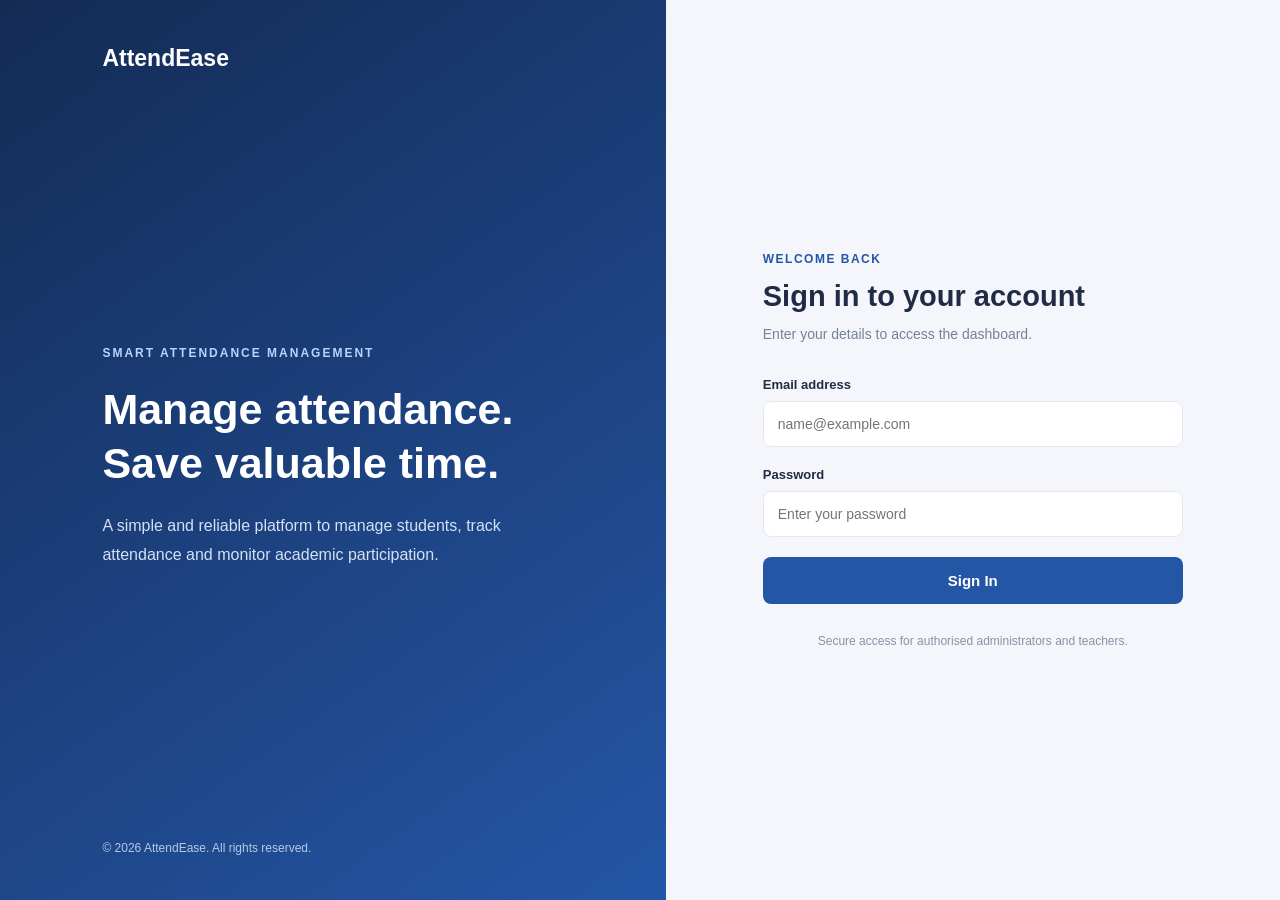
<file: frontend/index.html>
<!DOCTYPE html>
<html lang="en">
<head>
    <meta charset="UTF-8">
    <meta name="viewport" content="width=device-width, initial-scale=1.0">
    <title>AttendEase | Login</title>
    <link rel="stylesheet" href="style.css">
</head>
<body>

    <main class="login-container">

        <section class="login-left">
            <div class="brand">
          
                <span>AttendEase</span>

                
            </div>

            <div class="welcome-content">
                <span class="tagline">SMART ATTENDANCE MANAGEMENT</span>
                <h1>Manage attendance.<br>Save valuable time.</h1>
                <p>
                    A simple and reliable platform to manage students,
                    track attendance and monitor academic participation.
                </p>

            </div>

            <div class="left-footer">
                © 2026 AttendEase. All rights reserved.
            </div>
        </section>

        <section class="login-right">
            <div class="login-card">

                <div class="mobile-brand">AttendEase</div>

                <span class="login-label">WELCOME BACK</span>
                <h2>Sign in to your account</h2>
                <p class="login-description">
                    Enter your details to access the dashboard.
                </p>

                <form id="loginForm">

                    <div class="form-group">
                        <label for="email">Email address</label>
                        <input
                            type="email"
                            id="email"
                            placeholder="name@example.com"
                            required
                        >
                    </div>

                    <div class="form-group">
                        <label for="password">Password</label>
                        <input
                            type="password"
                            id="password"
                            placeholder="Enter your password"
                            required
                        >
                    </div>

                    <button type="submit" class="login-button">
                        Sign In
                    </button>

                </form>

                <p class="login-note">
                    Secure access for authorised administrators and teachers.
                </p>

            </div>
        </section>

    </main>

    <script src="script.js"></script>
</body>
</html>
</file>
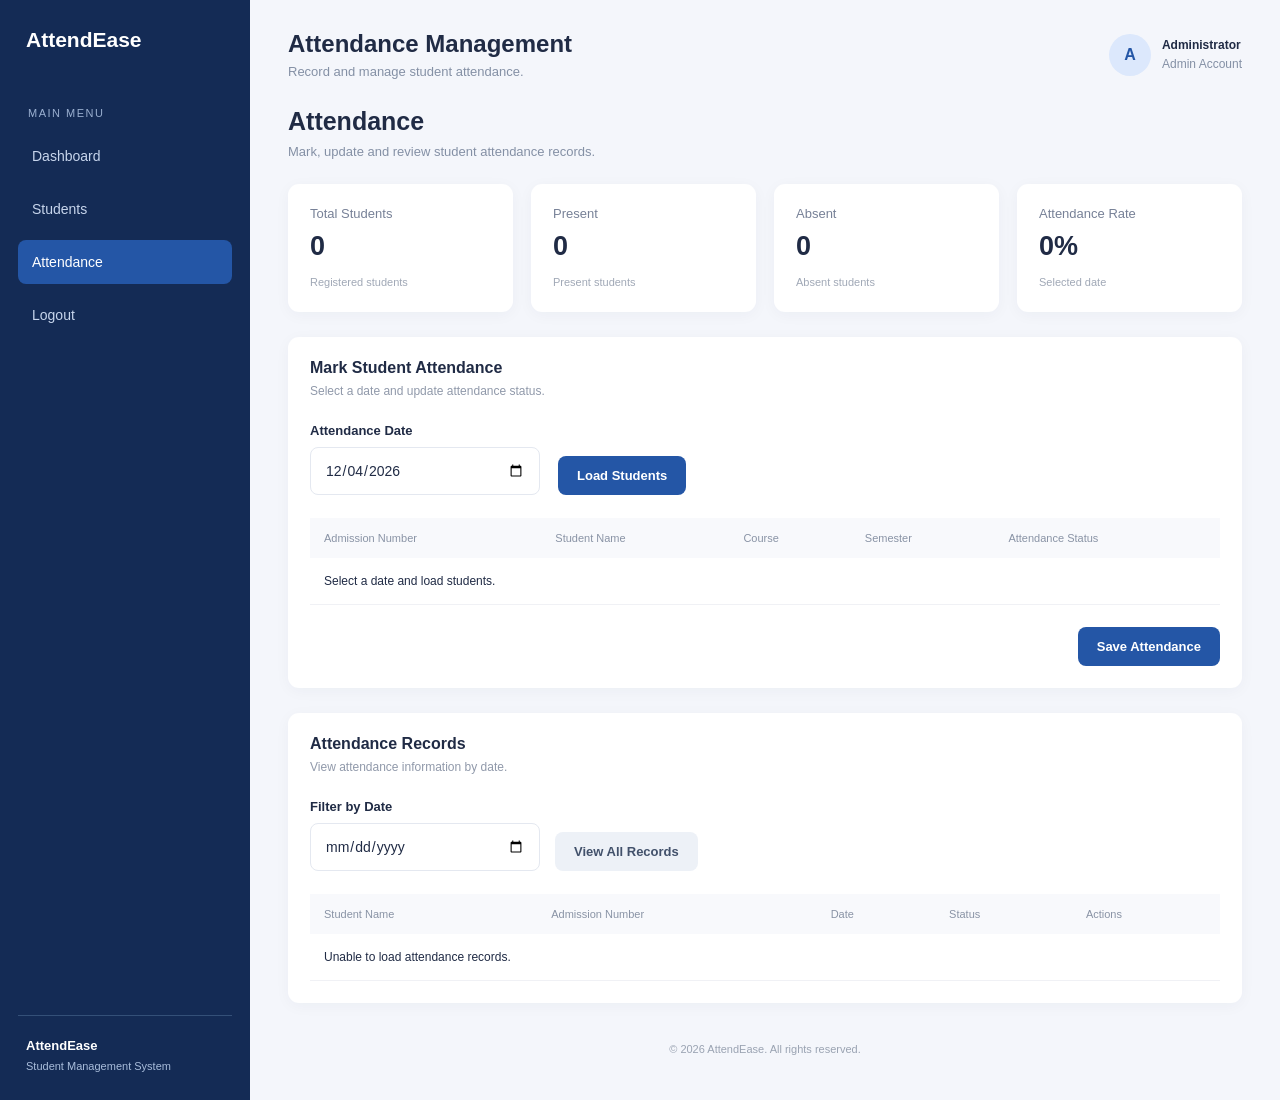
<file: frontend/attendance.html>
<!DOCTYPE html>
<html lang="en">

<head>
    <meta charset="UTF-8">
    <meta name="viewport" content="width=device-width, initial-scale=1.0">

    <title>AttendEase | Attendance</title>

    <link rel="stylesheet" href="style.css">
</head>

<body class="dashboard-body">

    <div class="app-layout">

        <aside class="sidebar">

            <div class="sidebar-brand">
                
                <span>AttendEase</span>
            </div>

            <p class="menu-heading">MAIN MENU</p>

            <nav class="sidebar-nav">

                <a href="dashboard.html" class="nav-link">
                     Dashboard
                </a>

                <a href="students.html" class="nav-link">
                     Students
                </a>

                <a href="attendance.html" class="nav-link active">
                  Attendance
                </a>

                <a href="index.html" class="nav-link">
                    Logout
                </a>

            </nav>

            <div class="sidebar-footer">
                <strong>AttendEase</strong>
                <p>Student Management System</p>
            </div>

        </aside>


        <main class="main-content">

            <header class="topbar">

                <div>
                    <h2>Attendance Management</h2>
                    <p>Record and manage student attendance.</p>
                </div>

                <div class="admin-profile">

                    <div class="profile-avatar">A</div>

                    <div>
                        <strong id="adminName">Administrator</strong>
                        <span>Admin Account</span>
                    </div>

                </div>

            </header>


            <section class="page-intro">

                <div>
                    <h1>Attendance</h1>

                    <p>
                        Mark, update and review student attendance records.
                    </p>
                </div>

            </section>

            <section class="stats-grid attendance-stats">

                <div class="stat-card">

                    

                    <p>Total Students</p>

                    <h2 id="attendanceTotalStudents">0</h2>

                    <span>Registered students</span>

                </div>


                <div class="stat-card">


                    <p>Present</p>

                    <h2 id="attendancePresent">0</h2>

                    <span>Present students</span>

                </div>


                <div class="stat-card">

                    

                    <p>Absent</p>

                    <h2 id="attendanceAbsent">0</h2>

                    <span>Absent students</span>

                </div>


                <div class="stat-card">

               

                    <p>Attendance Rate</p>

                    <h2 id="attendancePercentage">0%</h2>

                    <span>Selected date</span>

                </div>

            </section>


            <section class="content-card mark-attendance-section">

                <div class="card-heading">

                    <div>
                        <h3>Mark Student Attendance</h3>

                        <p>
                            Select a date and update attendance status.
                        </p>
                    </div>

                </div>


                <div class="attendance-toolbar">

                    <div class="form-group">

                        <label for="attendanceDate">
                            Attendance Date
                        </label>

                        <input
                            type="date"
                            id="attendanceDate"
                            required
                        >

                    </div>

                    <button
                        type="button"
                        class="primary-button"
                        id="loadAttendance">

                        Load Students

                    </button>

                </div>

                <div class="table-wrapper">

                    <table>

                        <thead>

                            <tr>
                                <th>Admission Number</th>
                                <th>Student Name</th>
                                <th>Course</th>
                                <th>Semester</th>
                                <th>Attendance Status</th>
                            </tr>

                        </thead>


                        <tbody id="markAttendanceTable">

                            <tr>
                                <td colspan="5">
                                    Select a date and load students.
                                </td>
                            </tr>

                        </tbody>

                    </table>

                </div>

                <div class="attendance-actions">

                    <span id="attendanceMessage" role="status"></span>

                    <button
                        type="button"
                        class="primary-button"
                        id="saveAttendance">

                        Save Attendance

                    </button>

                </div>

            </section>

            <section class="content-card attendance-records">

                <div class="card-heading">

                    <div>
                        <h3>Attendance Records</h3>

                        <p>
                            View attendance information by date.
                        </p>
                    </div>

                </div>


                <div class="student-toolbar">

                    <div class="form-group">

                        <label for="recordDate">
                            Filter by Date
                        </label>

                        <input
                            type="date"
                            id="recordDate"
                        >

                    </div>

                    <button
                        type="button"
                        class="secondary-button"
                        id="viewAllAttendance">

                        View All Records

                    </button>

                </div>

                <div class="table-wrapper">

                    <table>

                        <thead>

                            <tr>
                                <th>Student Name</th>
                                <th>Admission Number</th>
                                <th>Date</th>
                                <th>Status</th>
                                <th>Actions</th>
                            </tr>

                        </thead>


                        <tbody id="attendanceRecordsTable">

                            <tr>
                                <td colspan="5">
                                    Attendance records will appear here.
                                </td>
                            </tr>

                        </tbody>

                    </table>

                </div>

            </section>

            <footer class="dashboard-footer">

                © 2026 AttendEase. All rights reserved.

            </footer>

        </main>

    </div>

    <script src="script.js"></script>

</body>

</html>
</file>
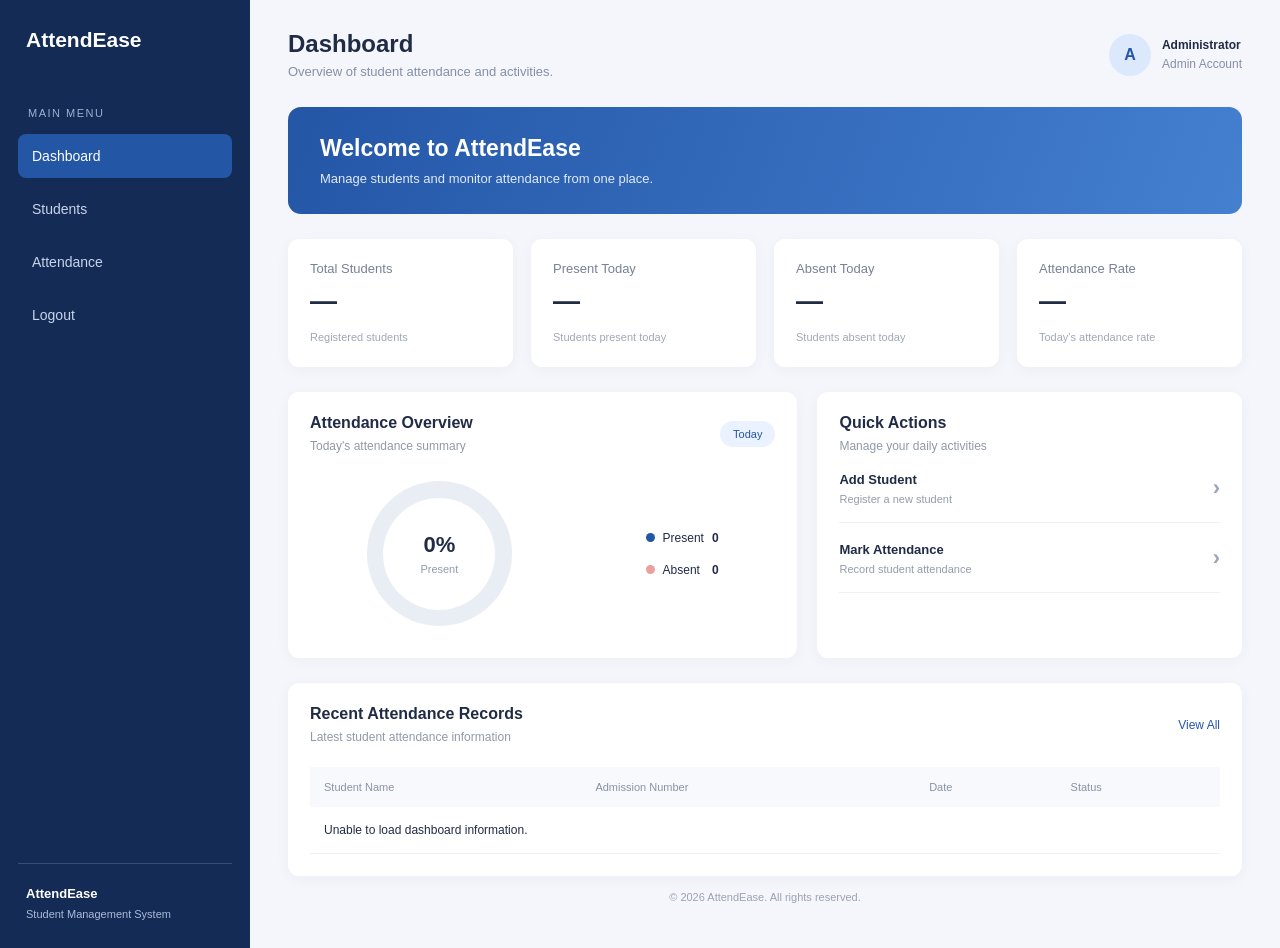
<file: frontend/dashboard.html>
<!DOCTYPE html>
<html lang="en">

<head>
    <meta charset="UTF-8">
    <meta name="viewport" content="width=device-width, initial-scale=1.0">

    <title>AttendEase | Dashboard</title>

    <link rel="stylesheet" href="style.css">
</head>

<body class="dashboard-body">

    <div class="app-layout">

        <aside class="sidebar">

            <div class="sidebar-brand">
                
                <span>AttendEase</span>
            </div>

            <p class="menu-heading">MAIN MENU</p>

            <nav class="sidebar-nav">

                <a href="dashboard.html" class="nav-link active">
                   Dashboard
                </a>

                <a href="students.html" class="nav-link">
                     Students
                </a>

                <a href="attendance.html" class="nav-link">
                   Attendance
                </a>

                <a href="index.html" class="nav-link">
                    Logout
                </a>

            </nav>

            <div class="sidebar-footer">
                <strong>AttendEase</strong>
                <p>Student Management System</p>
            </div>

        </aside>



        <main class="main-content">


            <header class="topbar">

                <div>
                    <h2>Dashboard</h2>
                    <p>Overview of student attendance and activities.</p>
                </div>

                <div class="admin-profile">

                    <div class="profile-avatar">A</div>

                    <div>
                        <strong id="adminName">Administrator</strong>
                        <span>Admin Account</span>
                    </div>

                </div>

            </header>

            <section class="dashboard-welcome">

                <div>
                    <h1>Welcome to AttendEase</h1>

                    <p>
                        Manage students and monitor attendance
                        from one place.
                    </p>
                </div>


            </section>


            <section class="stats-grid">

                <div class="stat-card">

                   

                    <p>Total Students</p>

                    <h2 id="totalStudents">Loading...</h2>

                    <span>Registered students</span>

                </div>


                <div class="stat-card">

                   

                    <p>Present Today</p>

                    <h2 id="presentToday">Loading...</h2>

                    <span>Students present today</span>

                </div>


                <div class="stat-card">

                

                    <p>Absent Today</p>

                    <h2 id="absentToday">Loading...</h2>

                    <span>Students absent today</span>

                </div>


                <div class="stat-card">


                    <p>Attendance Rate</p>

                    <h2 id="attendanceRate">Loading...</h2>

                    <span>Today's attendance rate</span>

                </div>

            </section>

            <section class="dashboard-grid">

                <div class="content-card attendance-overview">

                    <div class="card-heading">

                        <div>
                            <h3>Attendance Overview</h3>
                            <p>Today's attendance summary</p>
                        </div>

                        <span class="today-badge">Today</span>

                    </div>


                    <div class="attendance-progress">

                        <div class="progress-circle">

                            <div>
                                <strong id="overviewRate">0%</strong>
                                <span>Present</span>
                            </div>

                        </div>


                        <div class="progress-details">

                            <div>

                                <span class="legend-dot present-dot"></span>

                                Present

                                <strong id="overviewPresent">0</strong>

                            </div>


                            <div>

                                <span class="legend-dot absent-dot"></span>

                                Absent

                                <strong id="overviewAbsent">0</strong>

                            </div>

                        </div>

                    </div>

                </div>


                <div class="content-card quick-actions">

                    <div class="card-heading">

                        <div>
                            <h3>Quick Actions</h3>
                            <p>Manage your daily activities</p>
                        </div>

                    </div>


                    <a href="students.html" class="action-link">

                        <div>
                            <strong>Add Student</strong>
                            <p>Register a new student</p>
                        </div>

                        <b>›</b>

                    </a>


                    <a href="attendance.html" class="action-link">


                        <div>
                            <strong>Mark Attendance</strong>
                            <p>Record student attendance</p>
                        </div>

                        <b>›</b>

                    </a>

                </div>

            </section>

            <section class="content-card recent-records">

                <div class="card-heading">

                    <div>
                        <h3>Recent Attendance Records</h3>

                        <p>
                            Latest student attendance information
                        </p>
                    </div>

                    <a href="attendance.html" class="view-all">
                        View All
                    </a>

                </div>


                <div class="table-wrapper">

                    <table>

                        <thead>

                            <tr>
                                <th>Student Name</th>
                                <th>Admission Number</th>
                                <th>Date</th>
                                <th>Status</th>
                            </tr>

                        </thead>


                        <tbody id="recentAttendance">

                            <tr>
                                <td colspan="4">
                                    Loading attendance records...
                                </td>
                            </tr>

                        </tbody>

                    </table>

                </div>

            </section>

            <footer class="dashboard-footer">

                © 2026 AttendEase. All rights reserved.

            </footer>

        </main>

    </div>

    <script src="script.js"></script>

</body>

</html>
</file>
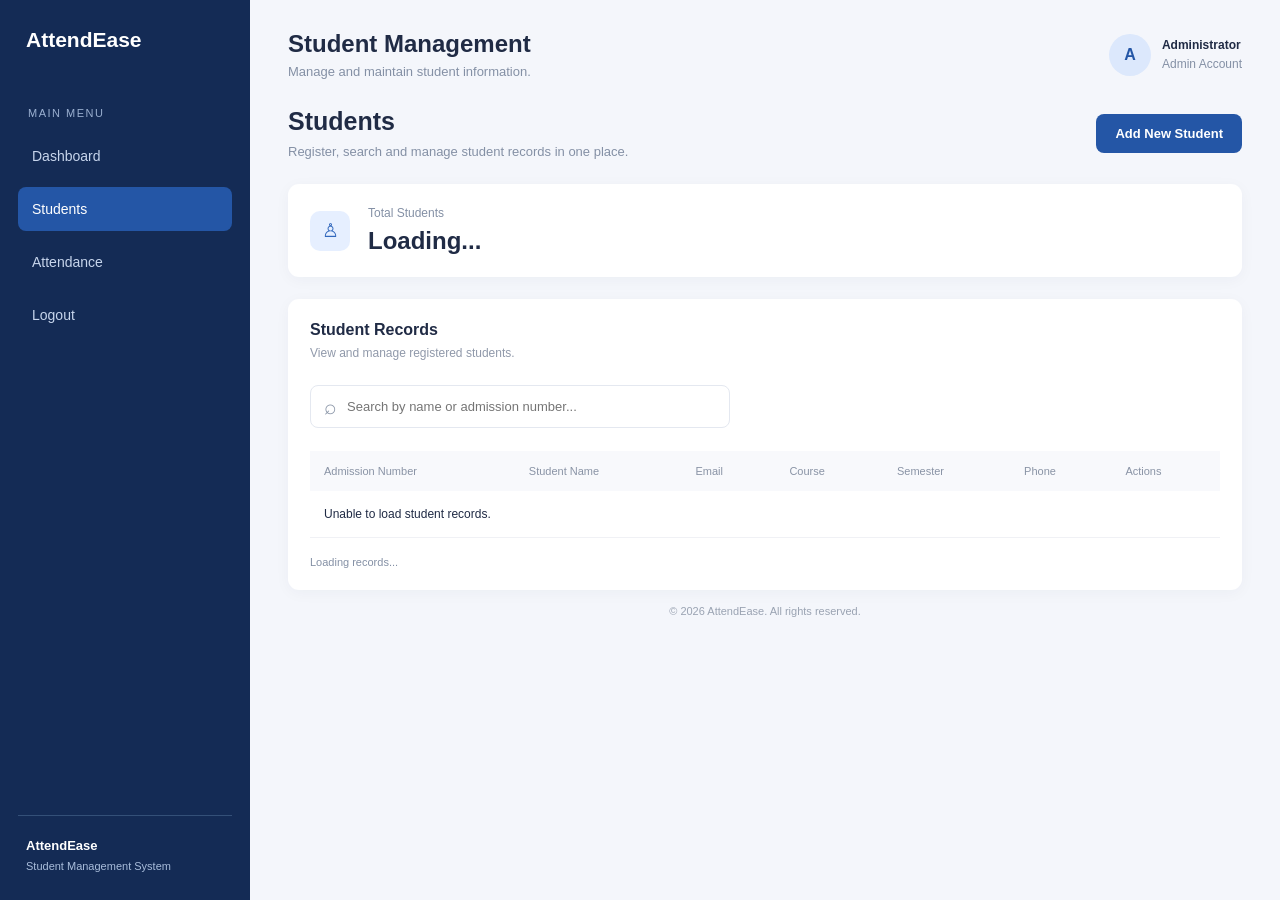
<file: frontend/students.html>
<!DOCTYPE html>
<html lang="en">

<head>
    <meta charset="UTF-8">
    <meta name="viewport" content="width=device-width, initial-scale=1.0">

    <title>AttendEase | Students</title>

    <link rel="stylesheet" href="style.css">
</head>

<body class="dashboard-body">

    <div class="app-layout">

        <aside class="sidebar">

            <div class="sidebar-brand">
              
                <span>AttendEase</span>
            </div>

            <p class="menu-heading">MAIN MENU</p>

            <nav class="sidebar-nav">

                <a href="dashboard.html" class="nav-link">
                    Dashboard
                </a>

                <a href="students.html" class="nav-link active">
                     Students
                </a>

                <a href="attendance.html" class="nav-link">
                    Attendance
                </a>

                <a href="index.html" class="nav-link">
                     Logout
                </a>

            </nav>

            <div class="sidebar-footer">
                <strong>AttendEase</strong>
                <p>Student Management System</p>
            </div>

        </aside>


        <main class="main-content">

            <header class="topbar">

                <div>
                    <h2>Student Management</h2>
                    <p>Manage and maintain student information.</p>
                </div>

                <div class="admin-profile">

                    <div class="profile-avatar">A</div>

                    <div>
                        <strong id="adminName">Administrator</strong>
                        <span>Admin Account</span>
                    </div>

                </div>

            </header>


            <section class="page-intro">

                <div>
                    <h1>Students</h1>

                    <p>
                        Register, search and manage student records
                        in one place.
                    </p>
                </div>

                <button
                    type="button"
                    class="primary-button"
                    id="openStudentForm">

                     Add New Student

                </button>

            </section>


            <section class="student-summary">

                <div class="content-card summary-card">

                    <div class="stat-icon blue">♙</div>

                    <div>
                        <p>Total Students</p>
                        <h2 id="studentCount">Loading...</h2>
                    </div>

                </div>

            </section>

            <section
                class="content-card student-form-section"
                id="studentFormSection"
                hidden>

                <div class="card-heading">

                    <div>
                        <h3 id="studentFormTitle">Add New Student</h3>

                        <p>
                            Enter the student's details below.
                        </p>
                    </div>

                    <button
                        type="button"
                        class="close-button"
                        id="closeStudentForm"
                        aria-label="Close form">

                        ×

                    </button>

                </div>


                <form id="studentForm">

                    <input
                        type="hidden"
                        id="studentId"
                    >

                    <div class="student-form-grid">

                        <div class="form-group">
                            <label for="admissionNumber">
                                Admission Number
                            </label>

                            <input
                                type="text"
                                id="admissionNumber"
                                placeholder="Enter admission number"
                                required
                            >
                        </div>


                        <div class="form-group">
                            <label for="fullName">
                                Full Name
                            </label>

                            <input
                                type="text"
                                id="fullName"
                                placeholder="Enter full name"
                                required
                            >
                        </div>


                        <div class="form-group">
                            <label for="studentEmail">
                                Email Address
                            </label>

                            <input
                                type="email"
                                id="studentEmail"
                                placeholder="Enter email address"
                                required
                            >
                        </div>


                        <div class="form-group">
                            <label for="course">
                                Course
                            </label>

                            <input
                                type="text"
                                id="course"
                                placeholder="Enter course name"
                                required
                            >
                        </div>


                        <div class="form-group">
                            <label for="semester">
                                Semester
                            </label>

                            <select id="semester" required>

                                <option value="">
                                    Select semester
                                </option>

                                <option value="1">Semester 1</option>
                                <option value="2">Semester 2</option>
                                <option value="3">Semester 3</option>
                                <option value="4">Semester 4</option>
                                <option value="5">Semester 5</option>
                                <option value="6">Semester 6</option>
                                <option value="7">Semester 7</option>
                                <option value="8">Semester 8</option>

                            </select>
                        </div>


                        <div class="form-group">
                            <label for="phone">
                                Phone Number
                            </label>

                            <input
                                type="tel"
                                id="phone"
                                placeholder="Enter phone number"
                                required
                            >
                        </div>

                    </div>


                    <div class="form-actions">

                        <button
                            type="button"
                            class="secondary-button"
                            id="cancelStudentForm">

                            Cancel

                        </button>

                        <button
                            type="submit"
                            class="primary-button"
                            id="saveStudentButton">

                            Save Student

                        </button>

                    </div>

                </form>

            </section>

            <section class="content-card student-records">

                <div class="card-heading">

                    <div>
                        <h3>Student Records</h3>

                        <p>
                            View and manage registered students.
                        </p>
                    </div>

                </div>


                <div class="student-toolbar">

                    <div class="search-box">

                        <span>⌕</span>

                        <input
                            type="search"
                            id="studentSearch"
                            placeholder="Search by name or admission number..."
                        >

                    </div>

                </div>

                <div class="table-wrapper">

                    <table>

                        <thead>

                            <tr>
                                <th>Admission Number</th>
                                <th>Student Name</th>
                                <th>Email</th>
                                <th>Course</th>
                                <th>Semester</th>
                                <th>Phone</th>
                                <th>Actions</th>
                            </tr>

                        </thead>


                        <tbody id="studentTableBody">

                            <tr>
                                <td colspan="7">
                                    Loading student records...
                                </td>
                            </tr>

                        </tbody>

                    </table>

                </div>


                <div class="table-footer">

                    <span id="studentTableInfo">
                        Loading records...
                    </span>

                </div>

            </section>


            <footer class="dashboard-footer">

                © 2026 AttendEase. All rights reserved.

            </footer>

        </main>

    </div>


    <script src="script.js"></script>

</body>

</html>
</file>
<file: frontend/style.css>
* {
    margin: 0;
    padding: 0;
    box-sizing: border-box;
}

:root {
    --primary: #2456a6;
    --primary-dark: #142b55;
    --primary-light: #eaf1ff;
    --background: #f4f6fb;
    --white: #ffffff;
    --text: #202b45;
    --muted: #8490a5;
    --border: #e4e8f0;
    --success: #15975c;
    --danger: #d64f4f;
    --purple: #8455c9;
}

body {
    font-family: Arial, Helvetica, sans-serif;
    background: var(--background);
    color: var(--text);
}

button,
input,
select {
    font-family: inherit;
}

button {
    cursor: pointer;
}


.login-container {
    display: flex;
    min-height: 100vh;
}

.login-left {
    width: 52%;
    background: linear-gradient(145deg, #142b55, #2456a6);
    color: white;
    padding: 45px 8%;
    display: flex;
    flex-direction: column;
    justify-content: space-between;
}

.brand,
.sidebar-brand {
    display: flex;
    align-items: center;
    gap: 12px;
    font-size: 23px;
    font-weight: bold;
}

.brand-icon {
    width: 42px;
    height: 42px;
    border-radius: 12px;
    background: white;
    color: var(--primary);
    display: grid;
    place-items: center;
    font-size: 23px;
    font-weight: bold;
    flex-shrink: 0;
}

.welcome-content {
    max-width: 520px;
}

.tagline {
    font-size: 12px;
    letter-spacing: 2px;
    color: #b8d3ff;
    font-weight: bold;
}

.welcome-content h1 {
    font-size: 43px;
    line-height: 1.25;
    margin: 22px 0;
}

.welcome-content p {
    color: #d5e1f5;
    font-size: 16px;
    line-height: 1.8;
}

.feature-list {
    margin-top: 30px;
}

.feature-list div {
    margin: 17px 0;
    font-size: 15px;
}

.left-footer {
    color: #b8c9e5;
    font-size: 12px;
}

.login-right {
    width: 48%;
    display: flex;
    justify-content: center;
    align-items: center;
    padding: 35px;
}

.login-card {
    width: 100%;
    max-width: 420px;
}

.mobile-brand {
    display: none;
}

.login-label {
    color: var(--primary);
    font-size: 12px;
    font-weight: bold;
    letter-spacing: 1.5px;
}

.login-card h2 {
    font-size: 29px;
    margin: 13px 0;
}

.login-description {
    color: #778197;
    font-size: 14px;
    margin-bottom: 35px;
}

.form-group {
    margin-bottom: 20px;
}

.form-group label {
    display: block;
    margin-bottom: 9px;
    font-size: 13px;
    font-weight: bold;
}

.form-group input,
.form-group select {
    width: 100%;
    padding: 14px;
    border: 1px solid var(--border);
    border-radius: 8px;
    font-size: 14px;
    outline: none;
    background: white;
    color: var(--text);
    transition: 0.2s;
}

.form-group input:focus,
.form-group select:focus {
    border-color: var(--primary);
    box-shadow: 0 0 0 3px rgba(49, 103, 188, 0.1);
}

.login-button {
    width: 100%;
    padding: 15px;
    background: var(--primary);
    color: white;
    border: none;
    border-radius: 8px;
    font-size: 15px;
    font-weight: bold;
    transition: 0.2s;
}

.login-button:hover,
.primary-button:hover {
    background: #193f80;
}

.login-note {
    text-align: center;
    color: #8992a4;
    font-size: 12px;
    line-height: 1.6;
    margin-top: 28px;
}


.dashboard-body {
    background: var(--background);
}

.app-layout {
    display: flex;
    min-height: 100vh;
}

.sidebar {
    width: 250px;
    background: var(--primary-dark);
    color: white;
    padding: 28px 18px;
    display: flex;
    flex-direction: column;
    flex-shrink: 0;
}

.sidebar-brand {
    font-size: 21px;
    margin-bottom: 55px;
    padding-left: 8px;
}

.menu-heading {
    color: #9aafd0;
    font-size: 11px;
    letter-spacing: 1.5px;
    margin: 0 10px 15px;
}

.sidebar-nav {
    display: flex;
    flex-direction: column;
    gap: 9px;
}

.nav-link {
    text-decoration: none;
    color: #c7d5ec;
    padding: 14px;
    border-radius: 8px;
    font-size: 14px;
    transition: 0.2s;
}

.nav-link span {
    margin-right: 8px;
}

.nav-link:hover,
.nav-link.active {
    background: var(--primary);
    color: white;
}

.sidebar-footer {
    margin-top: auto;
    border-top: 1px solid #345078;
    padding: 22px 8px 0;
    font-size: 13px;
}

.sidebar-footer p {
    color: #a9bddb;
    font-size: 11px;
    margin-top: 7px;
}


.main-content {
    flex: 1;
    min-width: 0;
    padding: 30px 38px;
}

.topbar {
    display: flex;
    justify-content: space-between;
    align-items: center;
    margin-bottom: 28px;
    gap: 15px;
}

.topbar h2 {
    font-size: 24px;
}

.topbar p {
    color: var(--muted);
    font-size: 13px;
    margin-top: 6px;
}

.admin-profile {
    display: flex;
    align-items: center;
    gap: 11px;
}

.profile-avatar {
    width: 42px;
    height: 42px;
    background: #dce8fc;
    color: var(--primary);
    border-radius: 50%;
    display: grid;
    place-items: center;
    font-weight: bold;
}

.admin-profile strong,
.admin-profile span {
    display: block;
    font-size: 12px;
}

.admin-profile span {
    color: var(--muted);
    margin-top: 5px;
}


.page-intro {
    display: flex;
    justify-content: space-between;
    align-items: center;
    gap: 15px;
    margin-bottom: 25px;
}

.page-intro h1 {
    font-size: 25px;
    margin-bottom: 8px;
}

.page-intro p {
    color: var(--muted);
    font-size: 13px;
}


.dashboard-welcome {
    background: linear-gradient(110deg, #2456a6, #447fd0);
    color: white;
    border-radius: 13px;
    padding: 28px 32px;
    display: flex;
    justify-content: space-between;
    align-items: center;
    margin-bottom: 25px;
}

.dashboard-welcome h1 {
    font-size: 23px;
    margin-bottom: 9px;
}

.dashboard-welcome p {
    font-size: 13px;
    color: #e1ebfa;
}

.welcome-icon {
    font-size: 43px;
}


.stats-grid {
    display: grid;
    grid-template-columns: repeat(4, 1fr);
    gap: 18px;
    margin-bottom: 25px;
}

.stat-card,
.content-card {
    background: white;
    border-radius: 11px;
    padding: 22px;
    box-shadow: 0 3px 15px rgba(20, 43, 85, 0.04);
}

.stat-icon {
    width: 40px;
    height: 40px;
    border-radius: 10px;
    display: grid;
    place-items: center;
    font-size: 19px;
    margin-bottom: 17px;
}

.blue {
    background: #e6efff;
    color: #3167bc;
}

.green {
    background: #e1f7ec;
    color: #15975c;
}

.red {
    background: #ffe8e8;
    color: #dc5555;
}

.purple {
    background: #f0e9ff;
    color: var(--purple);
}

.stat-card p {
    color: #778197;
    font-size: 13px;
}

.stat-card h2 {
    font-size: 27px;
    margin: 10px 0;
}

.stat-card > span {
    font-size: 11px;
    color: #a0a8b6;
}


.dashboard-grid {
    display: grid;
    grid-template-columns: 1.2fr 1fr;
    gap: 20px;
    margin-bottom: 25px;
}

.card-heading {
    display: flex;
    justify-content: space-between;
    align-items: center;
    gap: 12px;
}

.card-heading h3 {
    font-size: 16px;
}

.card-heading p {
    color: #9099aa;
    font-size: 12px;
    margin-top: 7px;
}

.today-badge {
    background: var(--primary-light);
    color: var(--primary);
    padding: 7px 13px;
    border-radius: 20px;
    font-size: 11px;
}


.attendance-progress {
    display: flex;
    align-items: center;
    justify-content: space-around;
    gap: 20px;
    padding: 28px 0 10px;
}

.progress-circle {
    width: 145px;
    height: 145px;
    border-radius: 50%;
    background: conic-gradient(
        var(--primary) 0% 0%,
        #e9edf4 0% 100%
    );
    display: grid;
    place-items: center;
    flex-shrink: 0;
}

.progress-circle > div {
    width: 112px;
    height: 112px;
    background: white;
    border-radius: 50%;
    display: flex;
    flex-direction: column;
    align-items: center;
    justify-content: center;
}

.progress-circle strong {
    font-size: 22px;
}

.progress-circle span {
    color: #929bad;
    font-size: 11px;
    margin-top: 5px;
}

.progress-details > div {
    display: flex;
    align-items: center;
    gap: 8px;
    font-size: 12px;
    margin: 18px 0;
}

.progress-details strong {
    margin-left: auto;
}

.legend-dot {
    width: 9px;
    height: 9px;
    border-radius: 50%;
}

.present-dot {
    background: var(--primary);
}

.absent-dot {
    background: #e9a0a0;
}


.action-link {
    display: flex;
    align-items: center;
    gap: 13px;
    text-decoration: none;
    color: var(--text);
    padding: 17px 0;
    border-bottom: 1px solid #eef0f5;
}

.action-link > span {
    width: 37px;
    height: 37px;
    background: var(--primary-light);
    color: var(--primary);
    border-radius: 9px;
    display: grid;
    place-items: center;
    font-size: 19px;
}

.action-link strong {
    font-size: 13px;
}

.action-link p {
    color: #939bad;
    font-size: 11px;
    margin-top: 5px;
}

.action-link b {
    margin-left: auto;
    color: #9ba5b5;
    font-size: 22px;
}


.table-wrapper {
    width: 100%;
    overflow-x: auto;
    margin-top: 23px;
}

table {
    width: 100%;
    border-collapse: collapse;
    text-align: left;
    min-width: 550px;
}

th {
    color: #8993a5;
    font-size: 11px;
    font-weight: normal;
    background: #f8f9fc;
    padding: 14px;
    white-space: nowrap;
}

td {
    padding: 16px 14px;
    font-size: 12px;
    border-bottom: 1px solid #f0f1f5;
}

tbody tr:hover {
    background: #fafbfe;
}

.status {
    padding: 6px 11px;
    border-radius: 20px;
    font-size: 11px;
    white-space: nowrap;
}

.status.present {
    background: #e2f7ec;
    color: var(--success);
}

.status.absent {
    background: #ffe8e8;
    color: var(--danger);
}

.view-all {
    color: var(--primary);
    text-decoration: none;
    font-size: 12px;
}

.dashboard-footer {
    text-align: center;
    color: #9aa3b2;
    font-size: 11px;
    padding: 15px;
}


.primary-button,
.secondary-button {
    padding: 12px 19px;
    border-radius: 8px;
    font-size: 13px;
    font-weight: bold;
    border: none;
    transition: 0.2s;
}

.primary-button {
    background: var(--primary);
    color: white;
}

.secondary-button {
    background: #edf1f7;
    color: #42516b;
}

.secondary-button:hover {
    background: #dfe6f1;
}

.close-button {
    width: 32px;
    height: 32px;
    border: none;
    background: #f1f3f7;
    color: #68758b;
    border-radius: 7px;
    font-size: 22px;
}


.student-summary {
    margin-bottom: 22px;
}

.summary-card {
    display: flex;
    align-items: center;
    gap: 18px;
}

.summary-card .stat-icon {
    margin-bottom: 0;
}

.summary-card p {
    color: var(--muted);
    font-size: 12px;
}

.summary-card h2 {
    margin-top: 7px;
    font-size: 24px;
}

.student-form-section {
    margin-bottom: 25px;
}

.student-form-grid {
    display: grid;
    grid-template-columns: repeat(2, 1fr);
    gap: 0 20px;
    margin-top: 25px;
}

.form-actions {
    display: flex;
    justify-content: flex-end;
    gap: 12px;
    margin-top: 10px;
}

.student-toolbar {
    display: flex;
    justify-content: space-between;
    align-items: flex-end;
    gap: 15px;
    margin-top: 25px;
}

.search-box {
    display: flex;
    align-items: center;
    gap: 10px;
    width: 100%;
    max-width: 420px;
    border: 1px solid var(--border);
    border-radius: 8px;
    padding: 0 13px;
    background: white;
}

.search-box span {
    font-size: 21px;
    color: #8b96a8;
}

.search-box input {
    width: 100%;
    border: none;
    outline: none;
    padding: 13px 0;
    font-size: 13px;
}

.table-footer {
    color: var(--muted);
    font-size: 11px;
    margin-top: 18px;
}


.action-buttons {
    display: flex;
    gap: 8px;
}

.edit-button,
.delete-button {
    padding: 7px 10px;
    border: none;
    border-radius: 6px;
    font-size: 11px;
}

.edit-button {
    background: #eaf1ff;
    color: var(--primary);
}

.delete-button {
    background: #ffe8e8;
    color: var(--danger);
}


.attendance-toolbar {
    display: flex;
    align-items: flex-end;
    gap: 18px;
    margin-top: 25px;
}

.attendance-toolbar .form-group,
.student-toolbar .form-group {
    width: 230px;
    margin-bottom: 0;
}

.mark-attendance-section {
    margin-bottom: 25px;
}

.attendance-actions {
    display: flex;
    justify-content: space-between;
    align-items: center;
    gap: 15px;
    margin-top: 22px;
}

#attendanceMessage {
    color: var(--success);
    font-size: 12px;
}

.attendance-records {
    margin-bottom: 25px;
}

.attendance-records .student-toolbar {
    justify-content: flex-start;
    align-items: flex-end;
}


@media (max-width: 1100px) {

    .stats-grid {
        grid-template-columns: repeat(2, 1fr);
    }

    .main-content {
        padding: 25px;
    }

}

@media (max-width: 768px) {

    .login-container {
        flex-direction: column;
    }

    .login-left {
        display: none;
    }

    .login-right {
        width: 100%;
        min-height: 100vh;
        padding: 25px;
    }

    .mobile-brand {
        display: block;
        color: var(--primary);
        font-size: 24px;
        font-weight: bold;
        margin-bottom: 55px;
    }

    .app-layout {
        flex-direction: column;
    }

    .sidebar {
        width: 100%;
        padding: 15px;
    }

    .sidebar-brand {
        margin-bottom: 20px;
    }

    .sidebar-nav {
        flex-direction: row;
        flex-wrap: wrap;
    }

    .sidebar-footer,
    .menu-heading {
        display: none;
    }

    .main-content {
        padding: 20px 15px;
    }

    .dashboard-grid {
        grid-template-columns: 1fr;
    }

    .admin-profile {
        display: none;
    }

    .student-form-grid {
        grid-template-columns: 1fr;
    }

    .page-intro {
        align-items: flex-start;
        flex-direction: column;
    }

}

@media (max-width: 480px) {

    .stats-grid {
        grid-template-columns: repeat(2, 1fr);
        gap: 10px;
    }

    .stat-card {
        padding: 15px;
    }

    .stat-card h2 {
        font-size: 22px;
    }

    .dashboard-welcome {
        padding: 22px;
    }

    .dashboard-welcome h1 {
        font-size: 19px;
    }

    .attendance-progress {
        flex-direction: column;
    }

    .student-toolbar,
    .attendance-toolbar {
        flex-direction: column;
        align-items: stretch;
    }

    .attendance-toolbar .form-group,
    .student-toolbar .form-group {
        width: 100%;
    }

    .attendance-actions {
        flex-direction: column;
        align-items: stretch;
    }

    .form-actions {
        flex-direction: column-reverse;
    }

    .form-actions button {
        width: 100%;
    }

}
</file>
